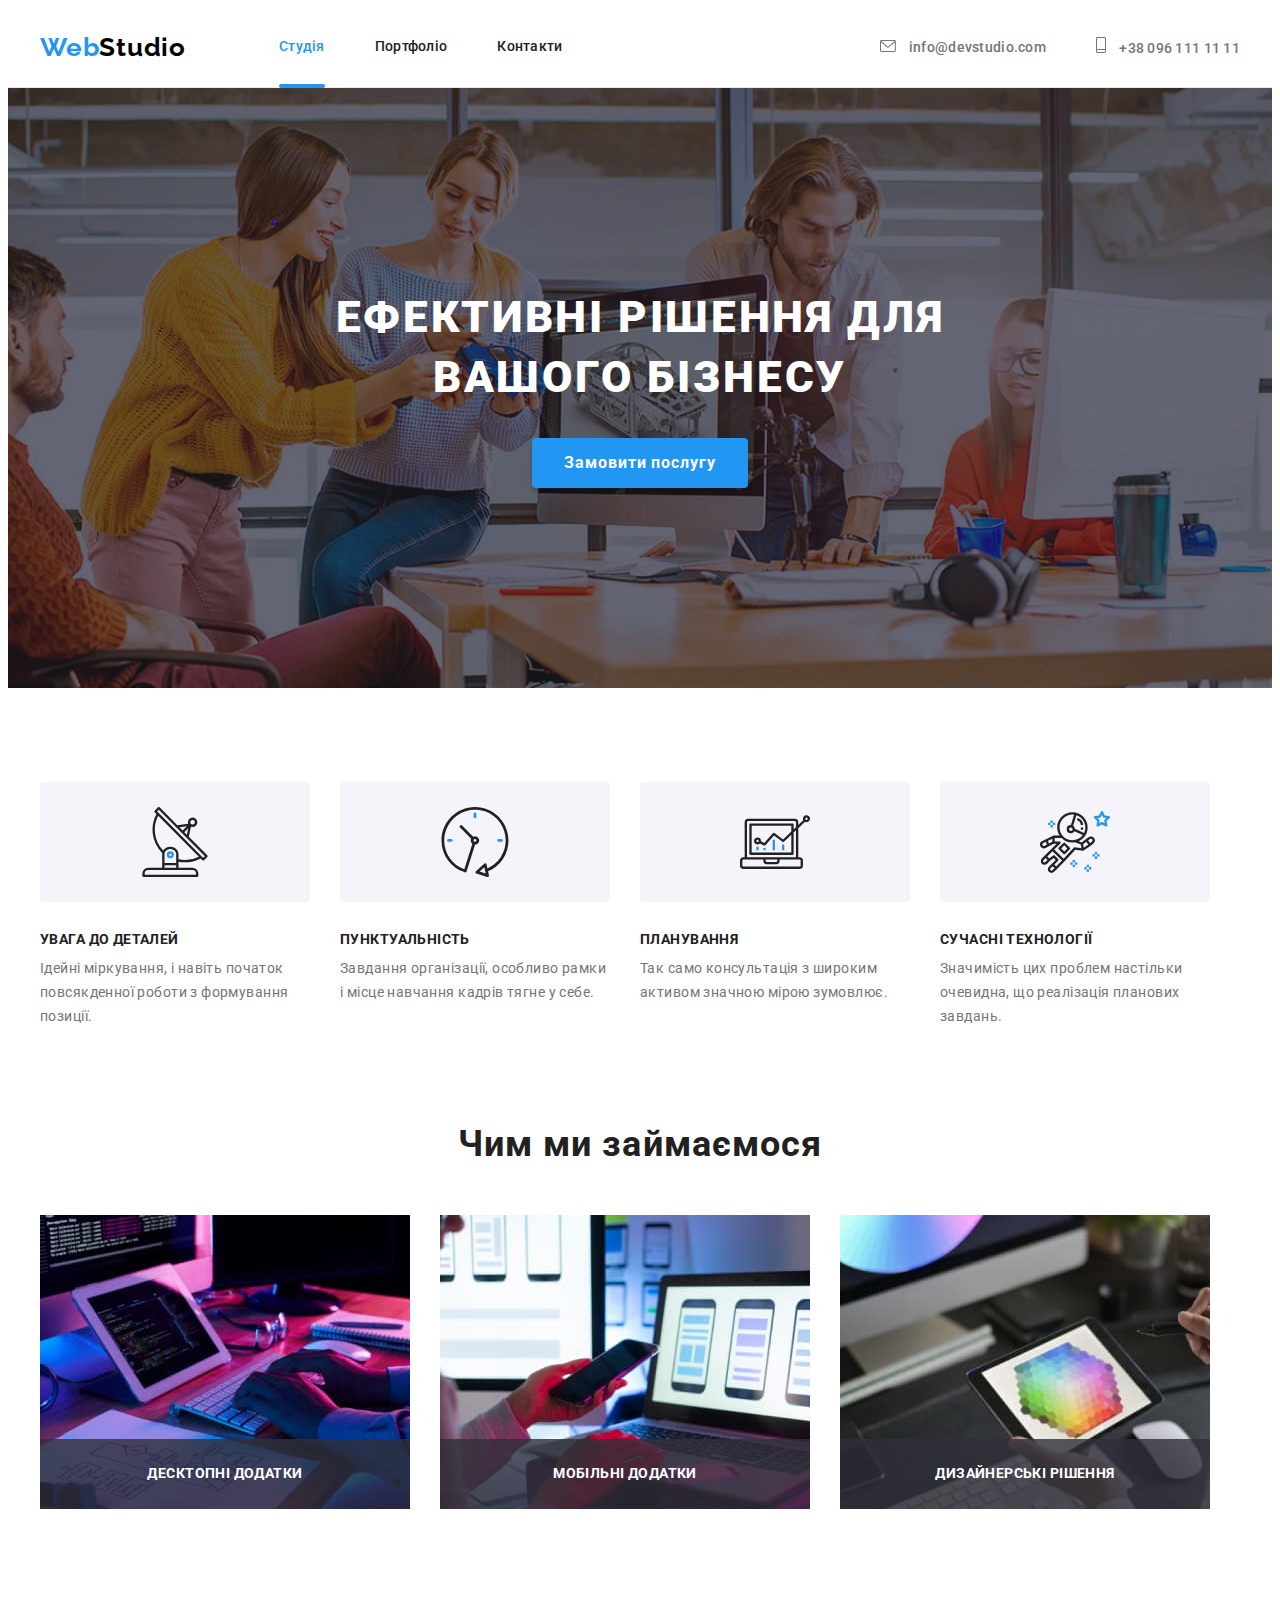
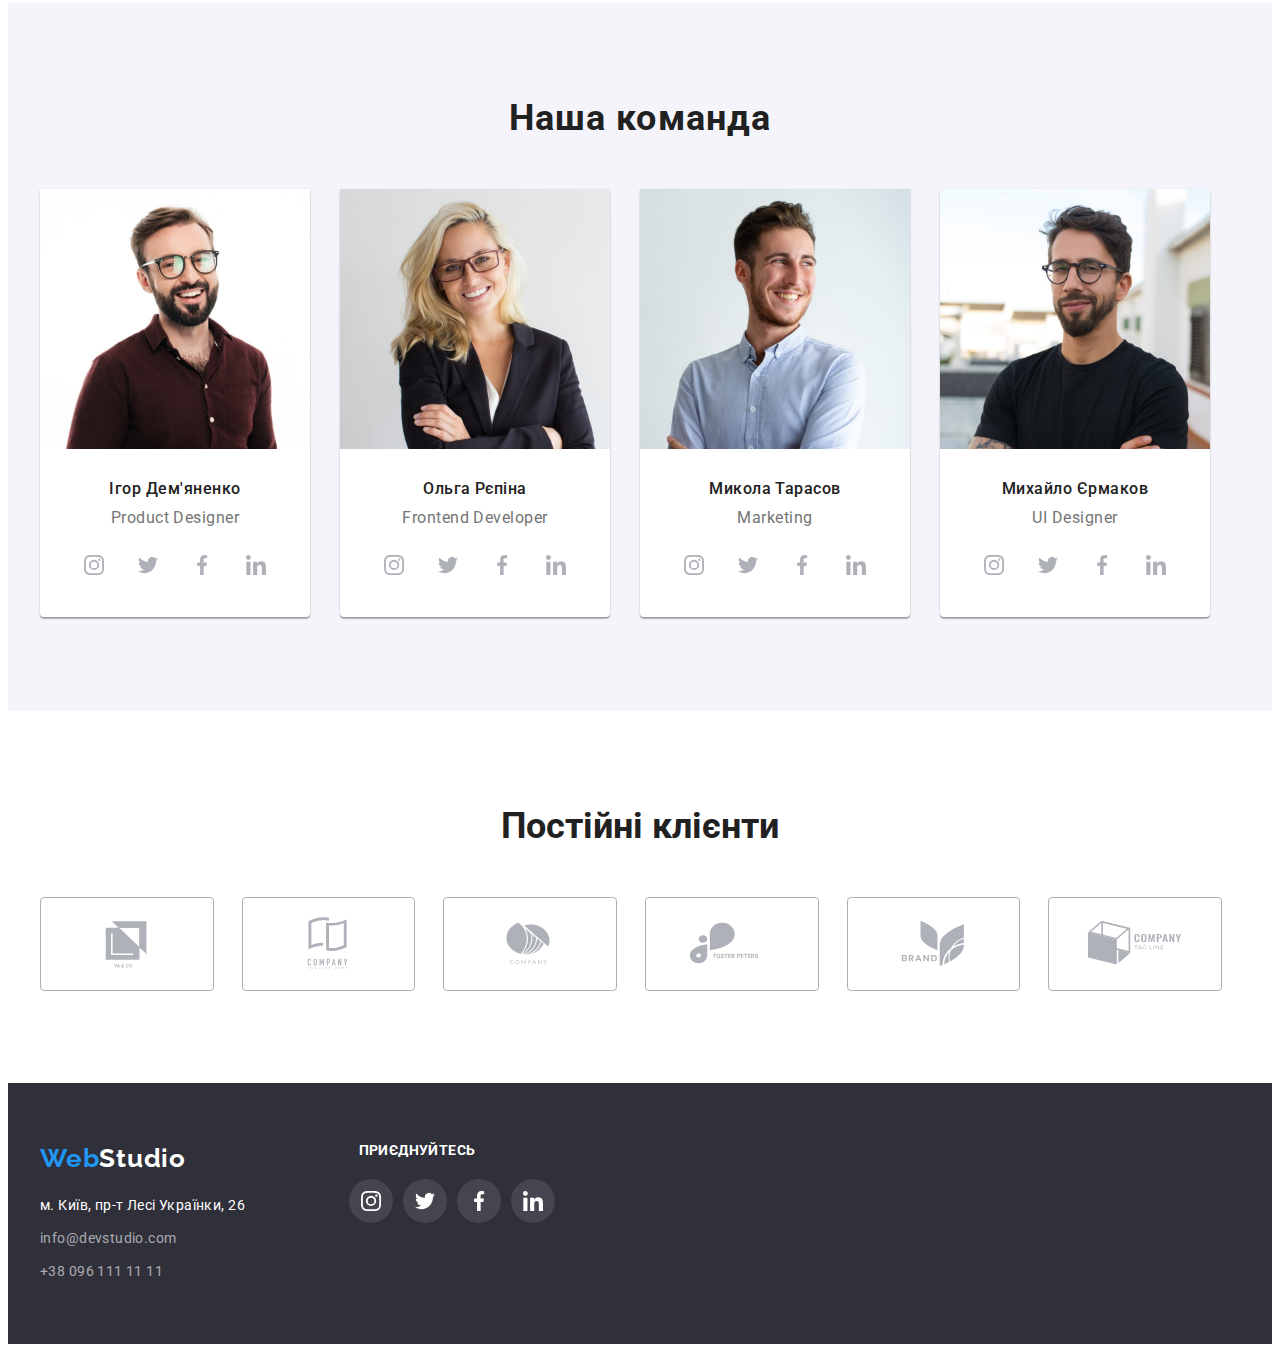
<file: index.html>
<!DOCTYPE html>
<html lang="en">
  <head>
    <meta charset="UTF-8" />
    <meta http-equiv="X-UA-Compatible" content="IE=edge" />
    <meta name="viewport" content="width=device-width, initial-scale=1.0" />
    <title>WebStudio</title>
    <link rel="preconnect" href="https://fonts.googleapis.com" />
    <link rel="preconnect" href="https://fonts.gstatic.com" crossorigin />
    <link
      href="https://fonts.googleapis.com/css2?family=Raleway:wght@700&family=Roboto:wght@400;500;700;900&display=swap"
      rel="stylesheet"
    />
    <link
      rel="stylesheet"
      href="https://cdnjs.cloudflare.com/ajax/libs/modern-normalize/1.1.0/modern-normalize.min.css"
      integrity="sha512-wpPYUAdjBVSE4KJnH1VR1HeZfpl1ub8YT/NKx4PuQ5NmX2tKuGu6U/JRp5y+Y8XG2tV+wKQpNHVUX03MfMFn9Q=="
      crossorigin="anonymous"
      referrerpolicy="no-referrer"
    />
    <link
      rel="stylesheet"
      href="https://cdnjs.cloudflare.com/ajax/libs/animate.css/4.1.1/animate.min.css"
    />
    <link rel="stylesheet" href="./css/styles.css" />
  </head>
  <body>
    <header class="header">
      <div class="container header-container">
        <nav class="header-navigation">
          <a class="logo-link link" href="./index.html"
            >Web<span class="header-logo">Studio</span></a
          >
          <ul class="header-list list">
            <li class="header-item">
              <a class="accent accent-link header-link link" href="./index.html"
                >Студія</a
              >
            </li>
            <li class="header-item">
              <a class="header-link link" href="./portfolio.html">Портфоліо</a>
            </li>
            <li class="header-item">
              <a class="header-link link" href="#">Контакти</a>
            </li>
          </ul>
        </nav>

        <ul class="header-list list">
          <li>
            <a href="info@devstudio.com" class="header-email link">
              <svg class="icon-letter" width="16" height="12">
                <use href="./images/icons.svg#icon-envelope"></use>
              </svg>
              info@devstudio.com
            </a>
          </li>
          <li>
            <a href="tel:+380961111111" class="header-tel link">
              <svg class="icon-tel" width="10" height="16">
                <use href="./images/icons.svg#icon-Vector"></use>
              </svg>
              +38 096 111 11 11</a
            >
          </li>
        </ul>
      </div>
    </header>
    <section class="hero">
      <div class="container">
        <h1 class="hero-title">
          ЕФЕКТИВНІ РІШЕННЯ ДЛЯ <br />
          ВАШОГО БІЗНЕСУ
        </h1>
        <button class="hero-btn" type="button" data-modal-open>
          Замовити послугу
        </button>
      </div>
    </section>
    <main>
      <section class="advantages">
        <div class="container">
          <!-- <h2>Наші переваги</h2> -->

          <ul class="text list">
            <li class="text-name icon-antena">
              <h3 class="adv-name">Увага до деталей</h3>

              <div class="desc">
                Ідейні міркування, і навіть початок повсякденної роботи з
                формування позиції.
              </div>
            </li>
            <li class="text-name icon-clock">
              <h3 class="adv-name">Пунктуальність</h3>
              <div class="desc">
                Завдання організації, особливо рамки і місце навчання кадрів
                тягне у себе.
              </div>
            </li>
            <li class="text-name icon-diagram">
              <h3 class="adv-name">Планування</h3>
              <div class="desc">
                Так само консультація з широким активом значною мірою зумовлює.
              </div>
            </li>
            <li class="text-name icon-astronaut">
              <h3 class="adv-name">Сучасні технології</h3>
              <div class="desc">
                Значимість цих проблем настільки очевидна, що реалізація
                планових завдань.
              </div>
            </li>
          </ul>
        </div>
      </section>

      <section class="img-container">
        <div class="container">
          <h2 class="section-image">Чим ми займаємося</h2>

          <ul class="image">
            <li class="image-title list">
              <div class="image-text">
                <img
                  src="./images/img.1.jpg"
                  alt="Людина працює за комп'ютером"
                  width="370"
                />
                <p class="image-top-text">Десктопні додатки</p>
              </div>
            </li>
            <li class="image-title list">
              <div class="image-text">
                <img
                  src="./images/img.2.jpg"
                  alt="Робата за комп'ютером та з телефоном"
                  width="370"
                />
                <p class="image-top-text">Мобільні додатки</p>
              </div>
            </li>
            <li class="image-title list">
              <div class="image-text">
                <img
                  src="./images/img.3.jpg"
                  alt="Робота за планшетом"
                  width="370"
                />
                <p class="image-top-text">Дизайнерські рішення</p>
              </div>
            </li>
          </ul>
        </div>
      </section>

      <section class="team">
        <div class="container">
          <h2 class="section-team">Наша команда</h2>
          <ul class="team-list list">
            <li class="team-img">
              <img
                src="./images/img.4.jpg"
                alt="Чоловік в окулярах,який посміхається"
                width="270"
                height="260"
              />
              <div class="name-work">
                <h3 class="name">Ігор Дем'яненко</h3>
                <p class="work">Product Designer</p>
                <ul class="team-soc-list list">
                  <li class="team-soc-item">
                    <a href="" class="team-soc-link link">
                      <svg class="team-soc-icon" width="20" height="20">
                        <use href="./images/icons.svg#icon-instagram"></use>
                      </svg>
                    </a>
                  </li>

                  <li class="team-soc-item">
                    <a href="" class="team-soc-link link">
                      <svg class="team-soc-icon" width="20" height="20">
                        <use href="./images/icons.svg#icon-twitter"></use>
                      </svg>
                    </a>
                  </li>
                  <li class="team-soc-item">
                    <a href="" class="team-soc-link link">
                      <svg class="team-soc-icon" width="20" height="20">
                        <use href="./images/icons.svg#icon-facebook"></use>
                      </svg>
                    </a>
                  </li>
                  <li class="team-soc-item">
                    <a href="" class="team-soc-link link">
                      <svg class="team-soc-icon" width="20" height="20">
                        <use href="./images/icons.svg#icon-linkedin"></use>
                      </svg>
                    </a>
                  </li>
                </ul>
              </div>
            </li>
            <li class="team-img">
              <img
                src="./images/img.5.jpg"
                alt="Жінка"
                width="270"
                height="260"
              />
              <div class="name-work">
                <h3 class="name">Ольга Рєпіна</h3>
                <p class="work">Frontend Developer</p>
                <ul class="team-soc-list list">
                  <li class="team-soc-item">
                    <a href="" class="team-soc-link link">
                      <svg class="team-soc-icon" width="20" height="20">
                        <use href="./images/icons.svg#icon-instagram"></use>
                      </svg>
                    </a>
                  </li>

                  <li class="team-soc-item">
                    <a href="" class="team-soc-link link">
                      <svg class="team-soc-icon" width="20" height="20">
                        <use href="./images/icons.svg#icon-twitter"></use>
                      </svg>
                    </a>
                  </li>
                  <li class="team-soc-item">
                    <a href="" class="team-soc-link link">
                      <svg class="team-soc-icon" width="20" height="20">
                        <use href="./images/icons.svg#icon-facebook"></use>
                      </svg>
                    </a>
                  </li>
                  <li class="team-soc-item">
                    <a href="" class="team-soc-link link">
                      <svg class="team-soc-icon" width="20" height="20">
                        <use href="./images/icons.svg#icon-linkedin"></use>
                      </svg>
                    </a>
                  </li>
                </ul>
              </div>
            </li>
            <li class="team-img">
              <img
                src="./images/img.6.jpg"
                alt="Чоловік в світлій сорочці"
                width="270"
                height="260"
              />
              <div class="name-work">
                <h3 class="name">Микола Тарасов</h3>
                <p class="work">Marketing</p>
                <ul class="team-soc-list list">
                  <li class="team-soc-item">
                    <a href="" class="team-soc-link link">
                      <svg class="team-soc-icon" width="20" height="20">
                        <use href="./images/icons.svg#icon-instagram"></use>
                      </svg>
                    </a>
                  </li>

                  <li class="team-soc-item">
                    <a href="" class="team-soc-link link">
                      <svg class="team-soc-icon" width="20" height="20">
                        <use href="./images/icons.svg#icon-twitter"></use>
                      </svg>
                    </a>
                  </li>
                  <li class="team-soc-item">
                    <a href="" class="team-soc-link link">
                      <svg class="team-soc-icon" width="20" height="20">
                        <use href="./images/icons.svg#icon-facebook"></use>
                      </svg>
                    </a>
                  </li>
                  <li class="team-soc-item">
                    <a href="" class="team-soc-link link">
                      <svg class="team-soc-icon" width="20" height="20">
                        <use href="./images/icons.svg#icon-linkedin"></use>
                      </svg>
                    </a>
                  </li>
                </ul>
              </div>
            </li>
            <li class="team-img">
              <img
                src="./images/img.7.jpg"
                alt="Чоловік в чорній футболці"
                width="270"
                height="260"
              />
              <div class="name-work">
                <h3 class="name">Михайло Єрмаков</h3>
                <p class="work">UI Designer</p>
                <ul class="team-soc-list list">
                  <li class="team-soc-item">
                    <a href="" class="team-soc-link link">
                      <svg class="team-soc-icon" width="20" height="20">
                        <use href="./images/icons.svg#icon-instagram"></use>
                      </svg>
                    </a>
                  </li>

                  <li class="team-soc-item">
                    <a href="" class="team-soc-link link">
                      <svg class="team-soc-icon" width="20" height="20">
                        <use href="./images/icons.svg#icon-twitter"></use>
                      </svg>
                    </a>
                  </li>
                  <li class="team-soc-item">
                    <a href="" class="team-soc-link link">
                      <svg class="team-soc-icon" width="20" height="20">
                        <use href="./images/icons.svg#icon-facebook"></use>
                      </svg>
                    </a>
                  </li>
                  <li class="team-soc-item">
                    <a href="" class="team-soc-link link">
                      <svg class="team-soc-icon" width="20" height="20">
                        <use href="./images/icons.svg#icon-linkedin"></use>
                      </svg>
                    </a>
                  </li>
                </ul>
              </div>
            </li>
          </ul>
        </div>
      </section>

      <section class="clients">
        <div class="container">
          <h2 class="section-clients">Постійні клієнти</h2>
          <ul class="clients-list list">
            <li class="clients-item">
              <a href="" class="clients-link link">
                <svg class="clients-item-icon" width="106" height="60">
                  <use href="./images/icons.svg#icon-Logo-1"></use>
                </svg>
              </a>
            </li>
            <li class="clients-item">
              <a href="" class="clients-link link">
                <svg class="clients-item-icon" width="106" height="60">
                  <use href="./images/icons.svg#icon-Logo-2"></use>
                </svg>
              </a>
            </li>
            <li class="clients-item">
              <a href="" class="clients-link link">
                <svg class="clients-item-icon" width="106" height="60">
                  <use href="./images/icons.svg#icon-Logo-3"></use>
                </svg>
              </a>
            </li>
            <li class="clients-item">
              <a href="" class="clients-link link">
                <svg class="clients-item-icon" width="106" height="60">
                  <use href="./images/icons.svg#icon-Logo-4"></use>
                </svg>
              </a>
            </li>
            <li class="clients-item">
              <a href="" class="clients-link link">
                <svg class="clients-item-icon" width="106" height="60">
                  <use href="./images/icons.svg#icon-Logo-5"></use>
                </svg>
              </a>
            </li>
            <li class="clients-item">
              <a href="" class="clients-link link">
                <svg class="clients-item-icon" width="106" height="60">
                  <use href="./images/icons.svg#icon-Logo-6"></use>
                </svg>
              </a>
            </li>
          </ul>
        </div>
      </section>
    </main>

    <footer class="footer">
      <div class="container wrap">
        <div class="contakt-wrap">
          <div class="contact-title">
            <a class="logo-link link" href="./index.html"
              >Web<span class="footer-logo">Studio</span></a
            >
          </div>

          <address class="address">
            <ul>
              <li class="list">
                <a
                  href="https://goo.gl/maps/QwR7Kyw3nCPgRf6D8"
                  target="_blank"
                  rel="noopener noreferrer nofollow"
                  class="link address-map"
                  >м. Київ, пр-т Лесі Українки, 26</a
                >
              </li>
              <li class="address-email list">
                <a class="email link" href="milto:info@devstudio.com"
                  >info@devstudio.com</a
                >
              </li>
              <li class="address-tel list">
                <a class="tel link" href="tel:+380961111111"
                  >+38 096 111 11 11</a
                >
              </li>
            </ul>
          </address>
        </div>
        <div class="bloc-join">
          <h2 class="join-title">Приєднуйтесь</h2>
          <ul class="join-title-list">
            <li class="list-join-item">
              <a href="" class="join-icon link">
                <svg class="join-soc-icon" width="20px" height="20px">
                  <use href="./images/icons.svg#icon-instagram"></use>
                </svg>
              </a>
            </li>
            <li class="list-join-item">
              <a href="" class="join-icon link">
                <svg class="join-soc-icon" width="20px" height="20px">
                  <use href="./images/icons.svg#icon-twitter"></use>
                </svg>
              </a>
            </li>
            <li class="list-join-item">
              <a href="" class="join-icon link">
                <svg class="join-soc-icon" width="20px" height="20px">
                  <use href="./images/icons.svg#icon-facebook"></use>
                </svg>
              </a>
            </li>
            <li class="list-join-item">
              <a href="" class="join-icon link">
                <svg class="join-soc-icon" width="20px" height="20px">
                  <use href="./images/icons.svg#icon-linkedin"></use>
                </svg>
              </a>
            </li>
          </ul>
        </div>
      </div>
    </footer>
    <div class="backdrop is-hidden" data-modal>
      <div class="modal">
        <button type="button" class="modal-close" data-modal-close>
          <svg class="modal-close-icon" width="18" height="18">
            <use href="./images/icons.svg#icon-close"></use>
          </svg>
        </button>
      </div>
    </div>
    <script src="./js/modal.js"></script>
  </body>
</html>
</file>
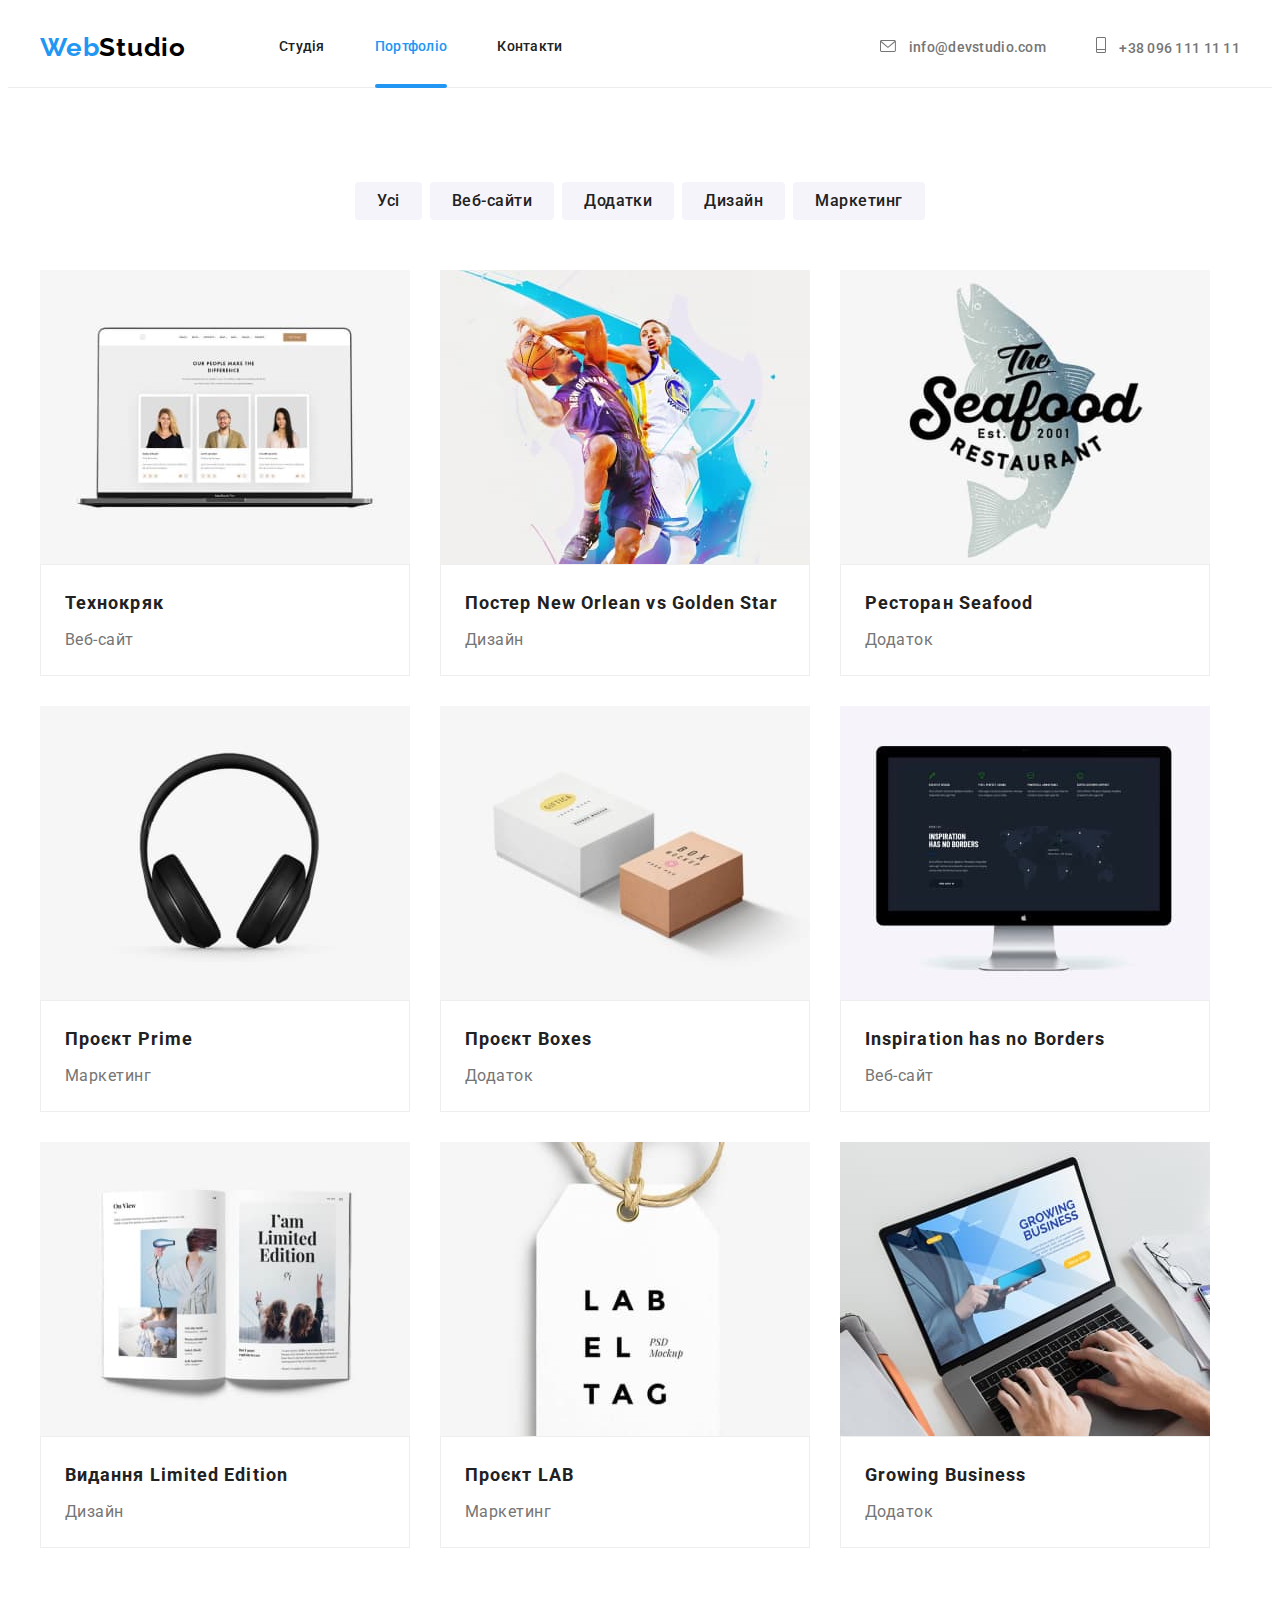
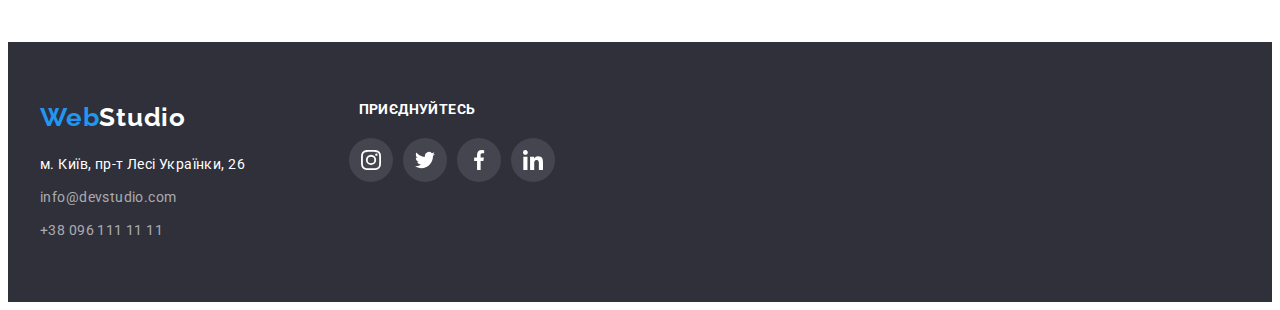
<file: portfolio.html>
<!DOCTYPE html>
<html lang="en">
  <head>
    <meta charset="UTF-8" />
    <meta http-equiv="X-UA-Compatible" content="IE=edge" />
    <meta name="viewport" content="width=device-width, initial-scale=1.0" />
    <title>Портфоліо</title>
    <link rel="preconnect" href="https://fonts.googleapis.com" />
    <link rel="preconnect" href="https://fonts.gstatic.com" crossorigin />
    <link
      href="https://fonts.googleapis.com/css2?family=Raleway:wght@700&family=Roboto:wght@400;500;700;900&display=swap"
      rel="stylesheet"
    />

    <link
      rel="stylesheet"
      href="https://cdnjs.cloudflare.com/ajax/libs/modern-normalize/1.1.0/modern-normalize.min.css"
      integrity="sha512-wpPYUAdjBVSE4KJnH1VR1HeZfpl1ub8YT/NKx4PuQ5NmX2tKuGu6U/JRp5y+Y8XG2tV+wKQpNHVUX03MfMFn9Q=="
      crossorigin="anonymous"
      referrerpolicy="no-referrer"
    />
    <link
      rel="stylesheet"
      href="https://cdnjs.cloudflare.com/ajax/libs/animate.css/4.1.1/animate.min.css"
    />
    <link rel="stylesheet" href="./css/styles.css" />
  </head>
  <body class="site-body">
    <header class="header">
      <div class="container header-container">
        <nav class="header-navigation">
          <a class="logo-link link" href="./index.html"
            >Web<span class="header-logo">Studio</span></a
          >
          <ul class="header-list list">
            <li class="header-item">
              <a class="header-link link" href="./index.html">Студія</a>
            </li>
            <li class="header-item">
              <a
                class="accent accent-link header-link link"
                href="./portfolio.html"
                >Портфоліо</a
              >
            </li>
            <li class="header-item">
              <a class="header-link link" href="#">Контакти</a>
            </li>
          </ul>
        </nav>
        <ul class="header-list list">
          <li>
            <a href="info@devstudio.com" class="header-email link">
              <svg class="icon-letter" width="16" height="12">
                <use href="./images/icons.svg#icon-envelope"></use>
              </svg>
              info@devstudio.com</a
            >
          </li>
          <li>
            <a href="tel:+380961111111" class="header-tel link">
              <svg class="icon-tel" width="10" height="16">
                <use href="./images/icons.svg#icon-Vector"></use>
              </svg>
              +38 096 111 11 11</a
            >
          </li>
        </ul>
      </div>
    </header>
    <main>
      <section class="filter-container">
        <div class="container">
          <!-- <h1 >Наша робота</h1> -->
          <ul class="filter list">
            <li class="item list">
              <button type="button" class="radio-btn">Усі</button>
            </li>
            <li class="item list">
              <button type="button" class="radio-btn">Веб-сайти</button>
            </li>
            <li class="item list">
              <button type="button" class="radio-btn">Додатки</button>
            </li>
            <li class="item list">
              <button type="button" class="radio-btn">Дизайн</button>
            </li>
            <li class="item list">
              <button type="button" class="radio-btn">Маркетинг</button>
            </li>
          </ul>

          <ul class="gallery list">
            <li class="gallery-img">
              <div class="gallery-top-wrap">
                <img
                  src="./images/img.9.jpg"
                  alt="Екран ноутбука"
                  width="370"
                  height="294"
                />
                <p class="gallery-top-text">
                  Ресурс пропонує комплексні пропозиції з різним рівнем
                  функціоналу та сервісів. Все це дозволить відвідувачу
                  отримати<br />
                  вичерпні відомості про компанію чи приватну особу.
                </p>
              </div>
              <div class="filter-gallery">
                <h2 class="gallery-title">Технокряк</h2>
                <p class="gallery-subtitle">Веб-сайт</p>
              </div>
            </li>
            <li class="gallery-img">
              <div class="gallery-top-wrap">
                <img
                  src="./images/img.10.jpg"
                  alt="Cпортсмени"
                  width="370"
                  height="294"
                />
                <p class="gallery-top-text">
                  Ресурс пропонує комплексні пропозиції з різним рівнем
                  функціоналу та сервісів. Все це дозволить відвідувачу
                  отримати<br />
                  вичерпні відомості про компанію чи приватну особу.
                </p>
              </div>
              <div class="filter-gallery">
                <h2 class="gallery-title">Постер New Orlean vs Golden Star</h2>
                <p class="gallery-subtitle">Дизайн</p>
              </div>
            </li>
            <li class="gallery-img">
              <div class="gallery-top-wrap">
                <img
                  src="./images/img.8.jpg"
                  alt="Логотип ресторана"
                  width="370"
                  height="294"
                />
                <p class="gallery-top-text">
                  Ресурс пропонує комплексні пропозиції з різним рівнем
                  функціоналу та сервісів. Все це дозволить відвідувачу
                  отримати<br />
                  вичерпні відомості про компанію чи приватну особу.
                </p>
              </div>
              <div class="filter-gallery">
                <h2 class="gallery-title">Ресторан Seafood</h2>
                <p class="gallery-subtitle">Додаток</p>
              </div>
            </li>
            <li class="gallery-img">
              <div class="gallery-top-wrap">
                <img
                  src="./images/img.11.jpg"
                  alt="Навушники"
                  width="370"
                  height="294"
                />
                <p class="gallery-top-text">
                  Ресурс пропонує комплексні пропозиції з різним рівнем
                  функціоналу та сервісів. Все це дозволить відвідувачу
                  отримати<br />
                  вичерпні відомості про компанію чи приватну особу.
                </p>
              </div>
              <div class="filter-gallery">
                <h2 class="gallery-title">Проєкт Prime</h2>
                <p class="gallery-subtitle">Маркетинг</p>
              </div>
            </li>
            <li class="gallery-img">
              <div class="gallery-top-wrap">
                <img
                  src="./images/img.12.jpg"
                  alt="Дві коробки"
                  width="370"
                  height="294"
                />
                <p class="gallery-top-text">
                  Ресурс пропонує комплексні пропозиції з різним рівнем
                  функціоналу та сервісів. Все це дозволить відвідувачу
                  отримати<br />
                  вичерпні відомості про компанію чи приватну особу.
                </p>
              </div>
              <div class="filter-gallery">
                <h2 class="gallery-title">Проєкт Boxes</h2>
                <p class="gallery-subtitle">Додаток</p>
              </div>
            </li>
            <li class="gallery-img">
              <div class="gallery-top-wrap">
                <img
                  src="./images/img.13.jpg"
                  alt="Екран комп'ютера"
                  width="370"
                  height="294"
                />
                <p class="gallery-top-text">
                  Ресурс пропонує комплексні пропозиції з різним рівнем
                  функціоналу та сервісів. Все це дозволить відвідувачу
                  отримати<br />
                  вичерпні відомості про компанію чи приватну особу.
                </p>
              </div>
              <div class="filter-gallery">
                <h2 class="gallery-title">Inspiration has no Borders</h2>
                <p class="gallery-subtitle">Веб-сайт</p>
              </div>
            </li>
            <li class="gallery-img">
              <div class="gallery-top-wrap">
                <img
                  src="./images/img.14.jpg"
                  alt="Книга"
                  width="370"
                  height="294"
                />
                <p class="gallery-top-text">
                  Ресурс пропонує комплексні пропозиції з різним рівнем
                  функціоналу та сервісів. Все це дозволить відвідувачу
                  отримати<br />
                  вичерпні відомості про компанію чи приватну особу.
                </p>
              </div>
              <div class="filter-gallery">
                <h2 class="gallery-title">Видання Limited Edition</h2>
                <p class="gallery-subtitle">Дизайн</p>
              </div>
            </li>
            <li class="gallery-img">
              <div class="gallery-top-wrap">
                <img
                  src="./images/img.15.jpg"
                  alt="Підвіска"
                  width="370"
                  height="294"
                />
                <p class="gallery-top-text">
                  Ресурс пропонує комплексні пропозиції з різним рівнем
                  функціоналу та сервісів. Все це дозволить відвідувачу
                  отримати<br />
                  вичерпні відомості про компанію чи приватну особу.
                </p>
              </div>
              <div class="filter-gallery">
                <h2 class="gallery-title">Проєкт LAB</h2>
                <p class="gallery-subtitle">Маркетинг</p>
              </div>
            </li>
            <li class="gallery-img">
              <div class="gallery-top-wrap">
                <img
                  src="./images/img.16.jpg"
                  alt="Робота за ноутбуком"
                  width="370"
                  height="294"
                />
                <p class="gallery-top-text">
                  Ресурс пропонує комплексні пропозиції з різним рівнем
                  функціоналу та сервісів. Все це дозволить відвідувачу
                  отримати<br />
                  вичерпні відомості про компанію чи приватну особу.
                </p>
              </div>
              <div class="filter-gallery">
                <h2 class="gallery-title">Growing Business</h2>
                <p class="gallery-subtitle">Додаток</p>
              </div>
            </li>
          </ul>
        </div>
      </section>
    </main>
    <footer class="footer">
      <div class="container wrap">
        <div class="contakt-wrap">
          <div class="contact-title">
            <a class="logo-link link" href="./index.html"
              >Web<span class="footer-logo">Studio</span></a
            >
          </div>

          <address class="address">
            <ul>
              <li class="list">
                <a
                  href="https://goo.gl/maps/QwR7Kyw3nCPgRf6D8"
                  target="_blank"
                  rel="noopener noreferrer nofollow"
                  class="link address-map"
                  >м. Київ, пр-т Лесі Українки, 26</a
                >
              </li>
              <li class="address-email list">
                <a class="email link" href="milto:info@devstudio.com"
                  >info@devstudio.com</a
                >
              </li>
              <li class="address-tel list">
                <a class="tel link" href="tel:+380961111111"
                  >+38 096 111 11 11</a
                >
              </li>
            </ul>
          </address>
        </div>
        <div class="bloc-join">
          <h2 class="join-title">Приєднуйтесь</h2>
          <ul class="join-title-list">
            <li class="list-join-item">
              <a href="" class="join-icon link">
                <svg class="join-soc-icon" width="20px" height="20px">
                  <use href="./images/icons.svg#icon-instagram"></use>
                </svg>
              </a>
            </li>
            <li class="list-join-item">
              <a href="" class="join-icon link">
                <svg class="join-soc-icon" width="20px" height="20px">
                  <use href="./images/icons.svg#icon-twitter"></use>
                </svg>
              </a>
            </li>
            <li class="list-join-item">
              <a href="" class="join-icon link">
                <svg class="join-soc-icon" width="20px" height="20px">
                  <use href="./images/icons.svg#icon-facebook"></use>
                </svg>
              </a>
            </li>
            <li class="list-join-item">
              <a href="" class="join-icon link">
                <svg class="join-soc-icon" width="20px" height="20px">
                  <use href="./images/icons.svg#icon-linkedin"></use>
                </svg>
              </a>
            </li>
          </ul>
        </div>
      </div>
    </footer>
  </body>
</html>
</file>
<file: css/styles.css>
/* Color palitra */

:root {
  --text-color: #757575;
  --title-color: #212121;
  --accent-color: #2196f3;
  --white: #ffffff;
  --black: #000000;
  --white_alpha: rgb(255, 255, 255, 0.6);
  --bgr-dark: #2f303a;
  --card-set-gap: 30px;
  --border-client: #afb1b8;
}

p,
h1,
h2,
h3,
h4,
h5,
h6 {
  margin: 0;
}
ul,
ol {
  margin: 0;
  padding-left: 0;
}
button {
  cursor: pointer;
}
address {
  font-style: normal;
}
img {
  display: block;
}

body {
  background: #ffffff;
  color: var(--title-color);
  font-family: "Roboto", sans-serif;
}

.list {
  list-style: none;
}

.link {
  text-decoration: none;
}

.container {
  width: 1200px;
  padding-left: 15px;
  padding-right: 15px;
  margin: 0 auto;
}

/* ---------header--------- */

.header {
  background: #ffffff;
  padding-top: 24px;
  padding-bottom: 24px;
  border-bottom: 1px solid #ececec;
}

.header-list {
  display: flex;
  gap: 50px;
}

.header-navigation {
  display: flex;
  align-items: center;
}

.header-container {
  display: flex;
  align-items: center;
  justify-content: space-between;
}

.logo-link {
  font-family: "Raleway";
  font-weight: 700;
  font-size: 26px;
  line-height: 1.19;
  letter-spacing: 0.03em;
  color: var(--accent-color);
  margin-right: 93px;
}

.icon-letter,
.icon-tel {
  margin-right: 10px;
}

.header-link:hover,
.header-email:hover,
.header-tel:hover,
.header-link:focus,
.header-email:focus,
.header-tel:focus {
  color: var(--accent-color);
}

.header-email,
.header-tel {
  font-weight: 500;
  font-size: 14px;
  line-height: 1.14;
  letter-spacing: 0.02em;
  color: var(--text-color);
  transition: color 250ms cubic-bezier(0.4, 0, 0.2, 1);
}

.header-logo {
  color: var(--black);
}

.header-link {
  font-weight: 500;
  font-size: 14px;
  line-height: 1.14;
  letter-spacing: 0.02em;
  color: var(--title-color);
  transition: color 250ms cubic-bezier(0.4, 0, 0.2, 1);
  text-decoration: none;
}

a.accent.accent-link.header-link {
  position: relative;
  color: var(--accent-color);
}

a.accent.accent-link.header-link::after {
  content: "";
  position: relative;
  display: block;
  width: 100%;
  height: 4px;
  bottom: -29px;
  left: 0;
  background: #2196f3;
  opacity: 1;
  border-radius: 2px;
}

.icon-letter,
.icon-tel {
  margin-right: 10px;
  fill: currentColor;
}

/* ------hero----- */

.hero {
  background: var(--bgr-dark);
  background-image: linear-gradient(
      rgba(47, 48, 58, 0.4),
      rgba(47, 48, 58, 0.4)
    ),
    url(../images/Img.hero.jpg);
  background-repeat: no-repeat;
  background-position: center;
  background-size: cover;
  padding-top: 200px;
  padding-bottom: 200px;
  max-width: 1600px;
  margin: 0% auto;
}

.hero-title {
  font-weight: 900;
  font-size: 44px;
  line-height: 1.36;
  text-align: center;
  letter-spacing: 0.06em;
  text-transform: uppercase;
  color: var(--white);
  margin-bottom: 30px;
  text-align: center;
}

.hero-btn {
  font-family: "Roboto";
  font-weight: 700;
  font-size: 16px;
  line-height: 1.87;
  display: flex;
  align-items: center;
  text-align: center;
  letter-spacing: 0.06em;
  color: var(--white);
  background: #2196f3;
  box-shadow: 0px 4px 4px rgba(0, 0, 0, 0.15);
  border-radius: 4px;
  margin: 0 auto;
  display: block;
  padding: 10px 32px;
  border: none;
  transition: background-color 250ms cubic-bezier(0.4, 0, 0.2, 1),
    color 250ms cubic-bezier(0.4, 0, 0.2, 1);
}

.hero-btn:hover,
.hero-btn:focus {
  background-color: #188ce8;
}

.section-image {
  font-weight: 700;
  font-size: 36px;
  line-height: 1.17;
  text-align: center;
  letter-spacing: 0.03em;
  color: var(--title-color);
}

.text-name {
  width: 270px;
}

.text-name::before {
  display: block;
  content: "";
  width: 270px;
  height: 120px;
  background: #f5f4fa;
  border-radius: 4px;
  background-repeat: no-repeat;
  background-position: center;
  margin-bottom: 30px;
}

.icon-antena::before {
  background-image: url(../images/antenna.svg);
}

.icon-clock::before {
  background-image: url(../images/clock.svg);
}

.icon-diagram::before {
  background-image: url(../images/diagram.svg);
}

.icon-astronaut::before {
  background-image: url(../images/astronaut.svg);
}

/* ------filter---- */

.filter {
  font-family: "Roboto";
  font-weight: 500;
  font-size: 16px;
  line-height: 1.6px;
  letter-spacing: 0.03em;
  color: var(--title-color);
  display: flex;
  gap: 8px;
  justify-content: center;
  margin-bottom: 50px;
}

.filter-container {
  padding-bottom: 94px;
  padding-top: 94px;
}

.radio-btn {
  font-family: inherit;
  font-weight: 500;
  font-size: 16px;
  line-height: 1.62;
  border-radius: 4px;

  border: none;

  padding-top: 6px;
  padding-bottom: 6px;
  padding-right: 22px;
  padding-left: 22px;

  letter-spacing: 0.03em;
  color: var(--title-color);
  background: #f5f4fa;
  transition: background-color 250ms cubic-bezier(0.4, 0, 0.2, 1),
    color 250ms cubic-bezier(0.4, 0, 0.2, 1);
}

.radio-btn:hover,
.radio-btn:focus {
  box-shadow: 0px 3px 1px rgba(0, 0, 0, 0.1), 0px 1px 2px rgba(0, 0, 0, 0.08),
    0px 2px 2px rgba(0, 0, 0, 0.12);
  background-color: var(--accent-color);
  color: var(--white);
}

.gallery {
  background: #ffffff;
  width: 1200px;
  display: flex;
  flex-wrap: wrap;
  gap: 30px;
}

.gallery-img:hover,
.gallery-img:focus {
  box-shadow: 0px 1px 1px rgba(0, 0, 0, 0.12), 0px 4px 4px rgba(0, 0, 0, 0.06),
    1px 4px 6px rgba(0, 0, 0, 0.16);
}

.gallery-top-text {
  position: absolute;
  top: 0;
  padding: 63px 24px;
  color: var(--white);
  font-weight: 400;
  font-size: 18px;
  line-height: 1.5;
  height: 100%;
  background: rgba(33, 150, 243, 0.9);
  transform: translateY(100%);
  transition: transform 250ms cubic-bezier(0.4, 0, 0.2, 1);
}

.gallery-top-wrap {
  position: relative;
  overflow: hidden;
}

.gallery-img:hover .gallery-top-text,
.gallery-img:focus .gallery-top-text {
  transform: translateY(0);
}

.gallery-title {
  font-weight: 700;
  font-size: 18px;
  line-height: 2;
  letter-spacing: 0.06em;
  margin-bottom: 4px;

  color: var(--title-color);
}

.filter-gallery {
  padding-top: 20px;
  padding-bottom: 20px;
  padding-left: 24px;
  padding-right: 24px;
  border: 1px solid #eeeeee;
}

.gallery-subtitle {
  font-size: 16px;
  line-height: 1.88;
  letter-spacing: 0.03em;
  color: var(--text-color);
}

/*----------advantages---------*/

.advantages {
  padding-top: 94px;
  padding-bottom: 94px;
}

.text {
  display: flex;
  gap: 30px;
}

.adv-name {
  font-weight: 700;
  font-size: 14px;
  line-height: 1.14;
  letter-spacing: 0.03em;
  text-transform: uppercase;
  color: var(--title-color);
  margin-bottom: 10px;
}

.desc {
  font-size: 14px;
  line-height: 1.7;
  letter-spacing: 0.03em;
  color: var(--text-color);
}

.title-before {
  font-weight: 700;
  font-size: 36px;
  line-height: 1.17;
  text-align: center;
  letter-spacing: 0.03em;
  color: var(--title-color);
}

/* ----------image--------- */

.section-image {
  font-weight: 700;
  font-size: 36px;
  line-height: 1.17;
  text-align: center;
  letter-spacing: 0.03em;
  color: var(--title-color);
}

.img-container {
  padding-bottom: 94px;
}

.image {
  margin-top: 50px;
  display: flex;
  gap: 30px;
}

.image-text {
  position: relative;
  display: block;
}

.image-top-text {
  position: absolute;
  bottom: 0;
  width: 100%;
  font-family: "Roboto";
  font-style: normal;
  font-weight: 700;
  font-size: 14px;
  line-height: 1.14;
  text-align: center;
  letter-spacing: 0.03em;
  text-transform: uppercase;
  color: var(--white);
  padding-top: 27px;
  padding-bottom: 27px;
  background: rgba(47, 48, 58, 0.8);
  transition: background-color 250ms cubic-bezier(0.4, 0, 0.2, 1);
}

/* --------team-------- */

.team {
  background: #f5f4fa;
  padding-top: 94px;
  padding-bottom: 94px;
}

.team-list {
  display: flex;
  gap: 30px;
}

.section-team {
  font-weight: 700;
  font-size: 36px;
  line-height: 1.17;
  text-align: center;
  letter-spacing: 0.03em;

  color: var(--title-color);
  margin-bottom: 50px;
}

.team-soc-list {
  display: flex;
  justify-content: center;
  gap: 10px;
}

.team-soc-item {
  width: 44px;
  height: 44px;
  list-style: none;
}

.team-soc-link {
  width: 100%;
  height: 100%;
  background: #ffffff;

  border-radius: 50%;
  display: flex;
  align-items: center;
  justify-content: center;
  transition: background-color 250ms cubic-bezier(0.4, 0, 0.2, 1);
}

.team-soc-icon {
  fill: #afb1b8;
  transition: fill 250ms cubic-bezier(0.4, 0, 0.2, 1);
}

.team-soc-link:hover,
.team-soc-link:focus {
  background-color: #2196f3;
}

.team-soc-link:hover .team-soc-icon,
.team-soc-link:focus .team-soc-icon {
  fill: var(--white);
  outline: none;
}

.team-img {
  background: #ffffff;

  box-shadow: 0px 1px 3px rgba(0, 0, 0, 0.12), 0px 1px 1px rgba(0, 0, 0, 0.14),
    0px 2px 1px rgba(0, 0, 0, 0.2);
  border-radius: 0px 0px 4px 4px;
}

.name-work {
  padding-top: 30px;
  padding-bottom: 30px;
}

.name {
  font-weight: 500;
  font-size: 16px;
  line-height: 1.19;
  text-align: center;
  letter-spacing: 0.03em;
  color: var(--title-color);
  padding-bottom: 10px;
}

.work {
  font-size: 16px;
  line-height: 1.19;
  text-align: center;
  letter-spacing: 0.03em;
  color: var(--text-color);
  margin-bottom: 16px;
}

/* ------clients-------- */

.clients {
  padding-top: 94px;
  padding-bottom: 94px;
}

.section-clients {
  font-weight: 700;
  font-size: 36px;
  line-height: 1.17;
  text-align: center;
  margin-bottom: 50px;

  color: var(--title-color);
}

.clients-list {
  display: flex;
  gap: 30px;
}

.clients-item {
  width: calc((100% - 170px) / 6);
  height: 92px;
  color: #188ce8;
}

.clients-link {
  width: 100%;
  height: 100%;
  border: 1px solid var(--border-client);
  border-radius: 4px;
  display: flex;
  align-items: center;
  justify-content: center;
  transition: background-color 250ms cubic-bezier(0.4, 0, 0.2, 1);
}

.clients-item-icon {
  fill: #afb1b8;
  transition: fill 250ms cubic-bezier(0.4, 0, 0.2, 1);
}

.clients-link:hover,
.clients-link:focus {
  border-color: #2196f3;
}

.clients-link:hover .clients-item-icon,
.clients-link:focus .clients-item-icon {
  fill: var(--accent-color);
}

/* --------footer--------*/

.footer {
  background: var(--bgr-dark);
  /* height: 252px; */
  padding-top: 60px;
  padding-bottom: 60px;
  margin-left: auto;
  margin-right: auto;
}

.wrap {
  display: flex;
}

.contact-title {
  margin-bottom: 20px;
}

.footer-logo {
  font-weight: 700;
  font-size: 26px;
  line-height: 1.19;
  letter-spacing: 0.03em;
  color: var(--white);
}

.address {
  font-style: normal;
}

.address-map {
  font-size: 14px;
  line-height: 1.7;
  letter-spacing: 0.03em;
  color: var(--white);
  display: inline-block;
  margin-bottom: 9px;
}

.address-tel {
  margin-top: 9px;
}

.email,
.tel {
  font-size: 14px;
  line-height: 1.7;
  letter-spacing: 0.03em;
  color: var(--white_alpha);
}

.join-title {
  font-weight: 700;
  font-size: 14px;
  line-height: 1.14;
  letter-spacing: 0.03em;
  text-transform: uppercase;
  margin-bottom: 20px;
  text-align: center;
  color: var(--white);
}

.join-title-list {
  display: flex;
  gap: 10px;
  justify-content: center;
  margin-left: 70px;
}

.list-join-item {
  list-style: none;
  width: 44px;
  height: 44px;
}

.join-icon {
  width: 100%;
  height: 100%;
  background-color: #44454e;
  border-radius: 50%;
  display: flex;
  align-items: center;
  justify-content: center;
  transition: background-color 250ms cubic-bezier(0.4, 0, 0.2, 1);
}

.join-soc-icon {
  fill: #ffffff;
  transition: fill 250ms cubic-bezier(0.4, 0, 0.2, 1);
}

.join-icon:hover,
.join-icon:focus {
  background-color: #2196f3;
}

.join-icon:hover .join-soc-icon,
.join-icon:focus .join-soc-icon {
  fill: #ffffff;
}

/* -----backdrop----- */

.backdrop {
  width: 100%;
  height: 100%;
  background: rgba(0, 0, 0, 0.2);
  position: fixed;
  top: 0;
  transition: opacity 250ms cubic-bezier(0.4, 0, 0.2, 1),
    visibility 250ms cubic-bezier(0.4, 0, 0.2, 1);
}

.modal {
  width: 528px;
  height: 581px;
  background: #ffffff;
  position: absolute;
  top: 50%;
  left: 50%;
  transform: translate(-50%, -50%) scale(1);
  transition: transform 300ms cubic-bezier(0.4, 0, 0.2, 1);
  box-shadow: 0px 1px 3px rgba(0, 0, 0, 0.12), 0px 1px 1px rgba(0, 0, 0, 0.14),
    0px 2px 1px rgba(0, 0, 0, 0.2);
  border-radius: 4px;
}

.backdrop.is-hidden .modal {
  transform: translate(-50%, -50%) scale(0);
}

.modal-close {
  position: absolute;
  top: 8px;
  right: 8px;
  width: 30px;
  height: 30px;
  background: transparent;
  border: 1px solid rgba(0, 0, 0, 0.1);
  border-radius: 50%;
  cursor: pointer;
  display: flex;
  align-items: center;
  justify-content: center;
}

.modal-close:hover,
.modal-close:focus {
  border: 1px solid#2196f3;
  stroke: var(--accent-color);
}

.backdrop.is-hidden {
  opacity: 0;
  pointer-events: none;
  visibility: hidden;
}
</file>
